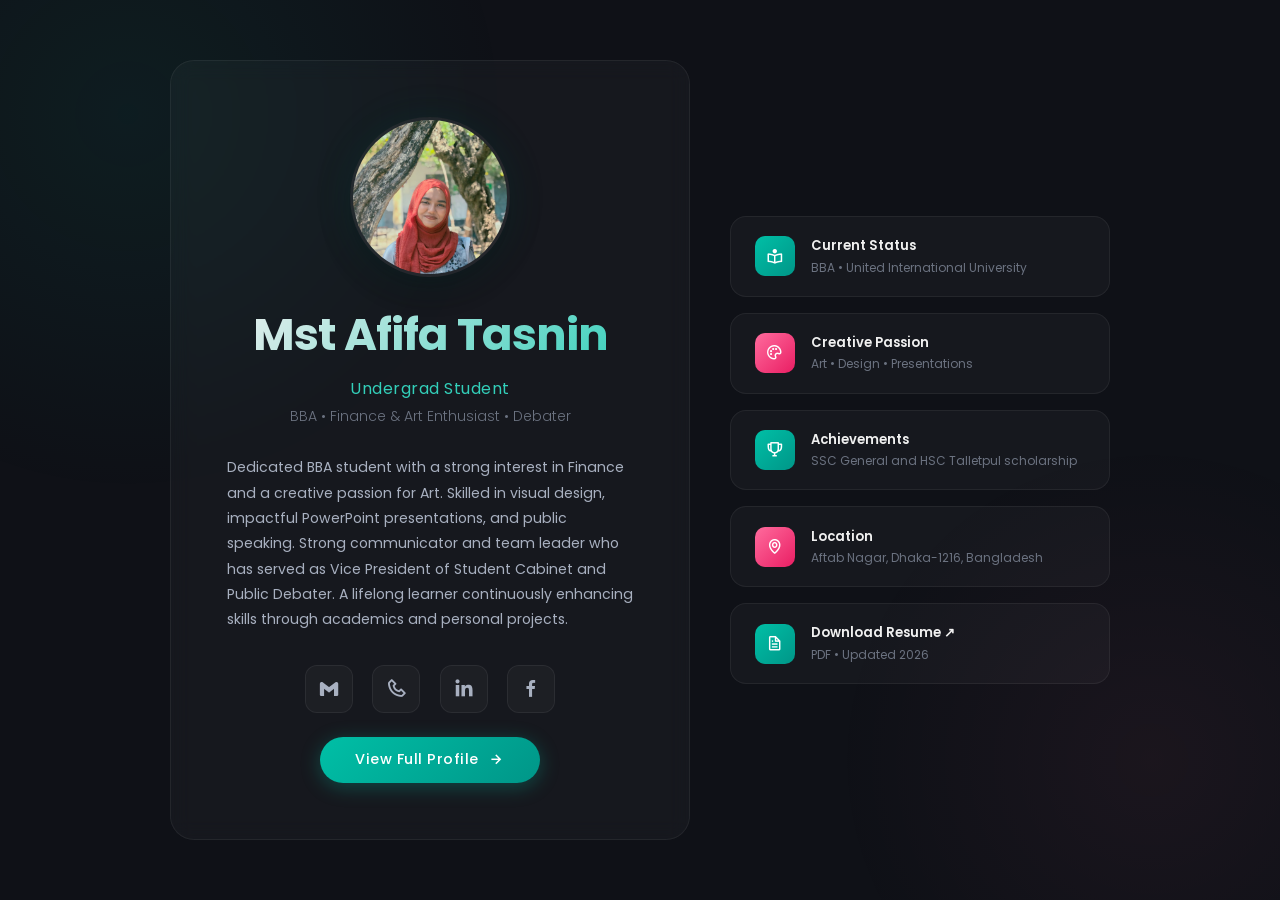
<file: index.html>
<!DOCTYPE html>
<html lang="en">
<head>
    <meta charset="UTF-8">
    <meta name="viewport" content="width=device-width, initial-scale=1.0">
    <meta name="description" content="Mst Afifa Tasnin - Undergrad Student | BBA | Finance & Art Enthusiast">
    <link rel="icon" type="image/png" href="./assets/img/perfil.jpeg">
    <link href="https://unpkg.com/boxicons@2.1.4/css/boxicons.min.css" rel="stylesheet">
    <link rel="stylesheet" href="./assets/css/mainNameCSS.css">
    <title>Mst Afifa Tasnin</title>
</head>
<body>
    <div class="landing-bg"></div>

    <div class="landing-container">
        <div class="hero-card">
            <div class="hero-avatar">
                <img src="./assets/img/perfil.jpeg" alt="Mst Afifa Tasnin">
            </div>

            <h1 class="hero-name">Mst Afifa Tasnin</h1>
            <p class="hero-title">Undergrad Student</p>
            <p class="hero-subtitle">BBA &bull; Finance &amp; Art Enthusiast &bull; Debater</p>

            <p class="hero-about">
                Dedicated BBA student with a strong interest in Finance and a creative passion for Art.
                Skilled in visual design, impactful PowerPoint presentations, and public speaking.
                Strong communicator and team leader who has served as Vice President of Student Cabinet
                and Public Debater. A lifelong learner continuously enhancing skills through academics and personal projects.
            </p>

            <div class="social-links">
                <a href="mailto:atlina40@gmail.com" class="social-link" target="_blank" title="Email">
                    <i class='bx bxl-gmail'></i>
                </a>
                <a href="tel:+8801823003292" class="social-link" target="_blank" title="Phone">
                    <i class='bx bx-phone'></i>
                </a>
                <a href="https://www.linkedin.com/in/afifa-tasnin" class="social-link"><i class='bx bxl-linkedin'></i></a>
                <a href="https://www.facebook.com/afifa.tasnin.lina" class="social-link"><i class='bx bxl-facebook' ></i></a>
            </div>

            <a href="./Profile/index.html" class="view-profile-btn">
                View Full Profile <i class='bx bx-right-arrow-alt'></i>
            </a>
        </div>

        <div class="info-cards">
            <div class="info-card">
                <div class="info-card-icon">
                    <i class='bx bx-book-reader'></i>
                </div>
                <div class="info-card-content">
                    <h3>Current Status</h3>
                    <p>BBA &bull; United International University</p>
                </div>
            </div>

            <div class="info-card">
                <div class="info-card-icon accent">
                    <i class='bx bx-palette'></i>
                </div>
                <div class="info-card-content">
                    <h3>Creative Passion</h3>
                    <p>Art &bull; Design &bull; Presentations</p>
                </div>
            </div>

            <div class="info-card">
                <div class="info-card-icon">
                    <i class='bx bx-trophy'></i>
                </div>
                <div class="info-card-content">
                    <h3>Achievements</h3>
                    <p>SSC General and HSC Talletpul scholarship</p>
                </div>
            </div>

            <div class="info-card">
                <div class="info-card-icon accent">
                    <i class='bx bx-map'></i>
                </div>
                <div class="info-card-content">
                    <h3>Location</h3>
                    <p>Aftab Nagar, Dhaka-1216, Bangladesh</p>
                </div>
            </div>

            <a href="./assets/img/CV_Afifa.pdf" target="_blank" style="color: inherit; text-decoration: none;">
            <div class="info-card">
                <div class="info-card-icon">
                    <i class='bx bx-file'></i>
                </div>
                <div class="info-card-content">
                    <h3>Download Resume &nearr;</h3>
                    <p>PDF &bull; Updated 2026</p>
                </div>
            </div>
            </a>
        </div>
    </div>
</body>
</html>
</file>
<file: assets/css/mainNameCSS.css>
@import url("https://fonts.googleapis.com/css2?family=Poppins:wght@300;400;500;600;700;800&display=swap");

:root {
  --primary: #00BFA6;
  --primary-light: #33CFBA;
  --primary-dark: #009688;
  --accent: #FF6B9D;
  --bg-dark: #0f1117;
  --bg-card: rgba(255, 255, 255, 0.03);
  --bg-card-hover: rgba(255, 255, 255, 0.06);
  --text-primary: #f0f0f0;
  --text-secondary: #a8b0c0;
  --text-muted: #6b7280;
  --border-color: rgba(255, 255, 255, 0.06);
}

* {
  margin: 0;
  padding: 0;
  box-sizing: border-box;
}

body {
  font-family: 'Poppins', sans-serif;
  background-color: var(--bg-dark);
  min-height: 100vh;
  overflow-x: hidden;
  color: var(--text-primary);
}

.landing-bg {
  position: fixed;
  top: 0;
  left: 0;
  width: 100%;
  height: 100%;
  z-index: 0;
  pointer-events: none;
}

.landing-bg::before {
  content: '';
  position: absolute;
  top: -30%;
  left: -20%;
  width: 60vw;
  height: 60vw;
  border-radius: 50%;
  background: radial-gradient(circle, rgba(0, 191, 166, 0.07) 0%, transparent 70%);
  animation: pulse-glow 8s ease-in-out infinite;
}

.landing-bg::after {
  content: '';
  position: absolute;
  bottom: -20%;
  right: -15%;
  width: 50vw;
  height: 50vw;
  border-radius: 50%;
  background: radial-gradient(circle, rgba(255, 107, 157, 0.05) 0%, transparent 70%);
  animation: pulse-glow 10s ease-in-out infinite reverse;
}

@keyframes pulse-glow {
  0%, 100% { transform: scale(1); opacity: 0.6; }
  50% { transform: scale(1.15); opacity: 1; }
}

.landing-container {
  position: relative;
  z-index: 1;
  min-height: 100vh;
  display: flex;
  flex-direction: column;
  align-items: center;
  justify-content: center;
  padding: 2rem 1.5rem;
  gap: 2rem;
}

.hero-card {
  width: 100%;
  max-width: 600px;
  background: var(--bg-card);
  border: 1px solid var(--border-color);
  border-radius: 24px;
  padding: 2.5rem 2rem;
  text-align: center;
  backdrop-filter: blur(10px);
  -webkit-backdrop-filter: blur(10px);
  transition: all 0.4s ease;
  animation: fadeInUp 0.8s ease forwards;
}

.hero-card:hover {
  background: var(--bg-card-hover);
  border-color: rgba(0, 191, 166, 0.15);
  box-shadow: 0 20px 60px rgba(0, 0, 0, 0.3),
              0 0 80px rgba(0, 191, 166, 0.05);
  transform: translateY(-4px);
}

.hero-avatar {
  width: 140px;
  height: 140px;
  margin: 0 auto 1.5rem;
  border-radius: 50%;
  border: 3px solid var(--border-color);
  overflow: hidden;
  box-shadow: 0 0 40px rgba(0, 191, 166, 0.1),
              0 10px 30px rgba(0, 0, 0, 0.3);
  transition: all 0.4s ease;
}

.hero-avatar:hover {
  border-color: var(--primary);
  box-shadow: 0 0 60px rgba(0, 191, 166, 0.2),
              0 10px 30px rgba(0, 0, 0, 0.4);
  transform: scale(1.05);
}

.hero-avatar img {
  width: 100%;
  height: 100%;
  object-fit: cover;
}

.hero-name {
  font-size: clamp(1.8rem, 5vw, 2.8rem);
  font-weight: 700;
  letter-spacing: -1px;
  margin-bottom: 0.5rem;
  background: linear-gradient(135deg, var(--text-primary), var(--primary-light));
  -webkit-background-clip: text;
  -webkit-text-fill-color: transparent;
  background-clip: text;
}

.hero-title {
  font-size: clamp(0.85rem, 2.5vw, 1rem);
  font-weight: 400;
  color: var(--primary-light);
  margin-bottom: 0.3rem;
  letter-spacing: 0.5px;
}

.hero-subtitle {
  font-size: clamp(0.75rem, 2vw, 0.88rem);
  font-weight: 300;
  color: var(--text-muted);
  margin-bottom: 1.8rem;
}

.hero-about {
  font-size: 0.88rem;
  line-height: 1.8;
  color: var(--text-secondary);
  margin-bottom: 2rem;
  text-align: left;
  padding: 0 0.5rem;
}

.social-links {
  display: flex;
  gap: 1.2rem;
  justify-content: center;
  flex-wrap: wrap;
  margin-bottom: 1.5rem;
}

.social-link {
  display: flex;
  align-items: center;
  justify-content: center;
  width: 44px;
  height: 44px;
  border-radius: 12px;
  background: var(--bg-card);
  border: 1px solid var(--border-color);
  font-size: 1.3rem;
  text-decoration: none;
  color: var(--text-secondary);
  transition: all 0.3s ease;
}

.social-link:hover {
  background: var(--bg-card-hover);
  border-color: var(--primary);
  color: var(--primary-light);
  transform: translateY(-3px);
  box-shadow: 0 8px 20px rgba(0, 191, 166, 0.15);
}

.view-profile-btn {
  display: inline-flex;
  align-items: center;
  gap: 0.5rem;
  background: linear-gradient(135deg, var(--primary), var(--primary-dark));
  color: #fff;
  padding: 0.8rem 2.2rem;
  border-radius: 50px;
  font-weight: 500;
  font-size: 0.9rem;
  text-decoration: none;
  letter-spacing: 0.5px;
  transition: all 0.3s ease;
  box-shadow: 0 4px 20px rgba(0, 191, 166, 0.3);
}

.view-profile-btn:hover {
  transform: translateY(-3px);
  box-shadow: 0 10px 30px rgba(0, 191, 166, 0.5);
}

.view-profile-btn i {
  font-size: 1.1rem;
  transition: transform 0.3s ease;
}

.view-profile-btn:hover i {
  transform: translateX(4px);
}

.info-cards {
  width: 100%;
  max-width: 600px;
  display: grid;
  grid-template-columns: 1fr;
  gap: 1rem;
  animation: fadeInUp 1s ease forwards;
  animation-delay: 0.2s;
  opacity: 0;
}

.info-card {
  background: var(--bg-card);
  border: 1px solid var(--border-color);
  border-radius: 16px;
  padding: 1.2rem 1.5rem;
  display: flex;
  align-items: center;
  gap: 1rem;
  transition: all 0.3s ease;
}

.info-card:hover {
  background: var(--bg-card-hover);
  border-color: rgba(0, 191, 166, 0.15);
  transform: translateX(6px);
  box-shadow: 0 4px 20px rgba(0, 0, 0, 0.2);
}

.info-card-icon {
  width: 40px;
  height: 40px;
  border-radius: 10px;
  background: linear-gradient(135deg, var(--primary), var(--primary-dark));
  display: flex;
  align-items: center;
  justify-content: center;
  font-size: 1.1rem;
  color: #fff;
  flex-shrink: 0;
}

.info-card-icon.accent {
  background: linear-gradient(135deg, var(--accent), #e91e63);
}

.info-card-content h3 {
  font-size: 0.82rem;
  font-weight: 600;
  color: var(--text-primary);
  margin-bottom: 0.15rem;
}

.info-card-content p {
  font-size: 0.75rem;
  color: var(--text-muted);
}

@keyframes fadeInUp {
  from { opacity: 0; transform: translateY(30px); }
  to { opacity: 1; transform: translateY(0); }
}

@media (min-width: 768px) {
  .landing-container {
    flex-direction: row;
    flex-wrap: wrap;
    justify-content: center;
    gap: 2.5rem;
    padding: 3rem;
  }

  .hero-card {
    max-width: 480px;
    padding: 3rem 2.5rem;
  }

  .hero-avatar {
    width: 150px;
    height: 150px;
  }

  .info-cards {
    max-width: 340px;
  }

  .social-link {
    width: 48px;
    height: 48px;
    font-size: 1.4rem;
  }
}

@media (min-width: 1024px) {
  .hero-card {
    max-width: 520px;
    padding: 3.5rem 3rem;
  }

  .info-cards {
    max-width: 380px;
  }

  .hero-avatar {
    width: 160px;
    height: 160px;
  }
}

::-webkit-scrollbar {
  width: 6px;
}

::-webkit-scrollbar-track {
  background: var(--bg-dark);
}

::-webkit-scrollbar-thumb {
  background: var(--primary-dark);
  border-radius: 3px;
}

::selection {
  background: rgba(0, 191, 166, 0.3);
  color: #fff;
}
</file>
